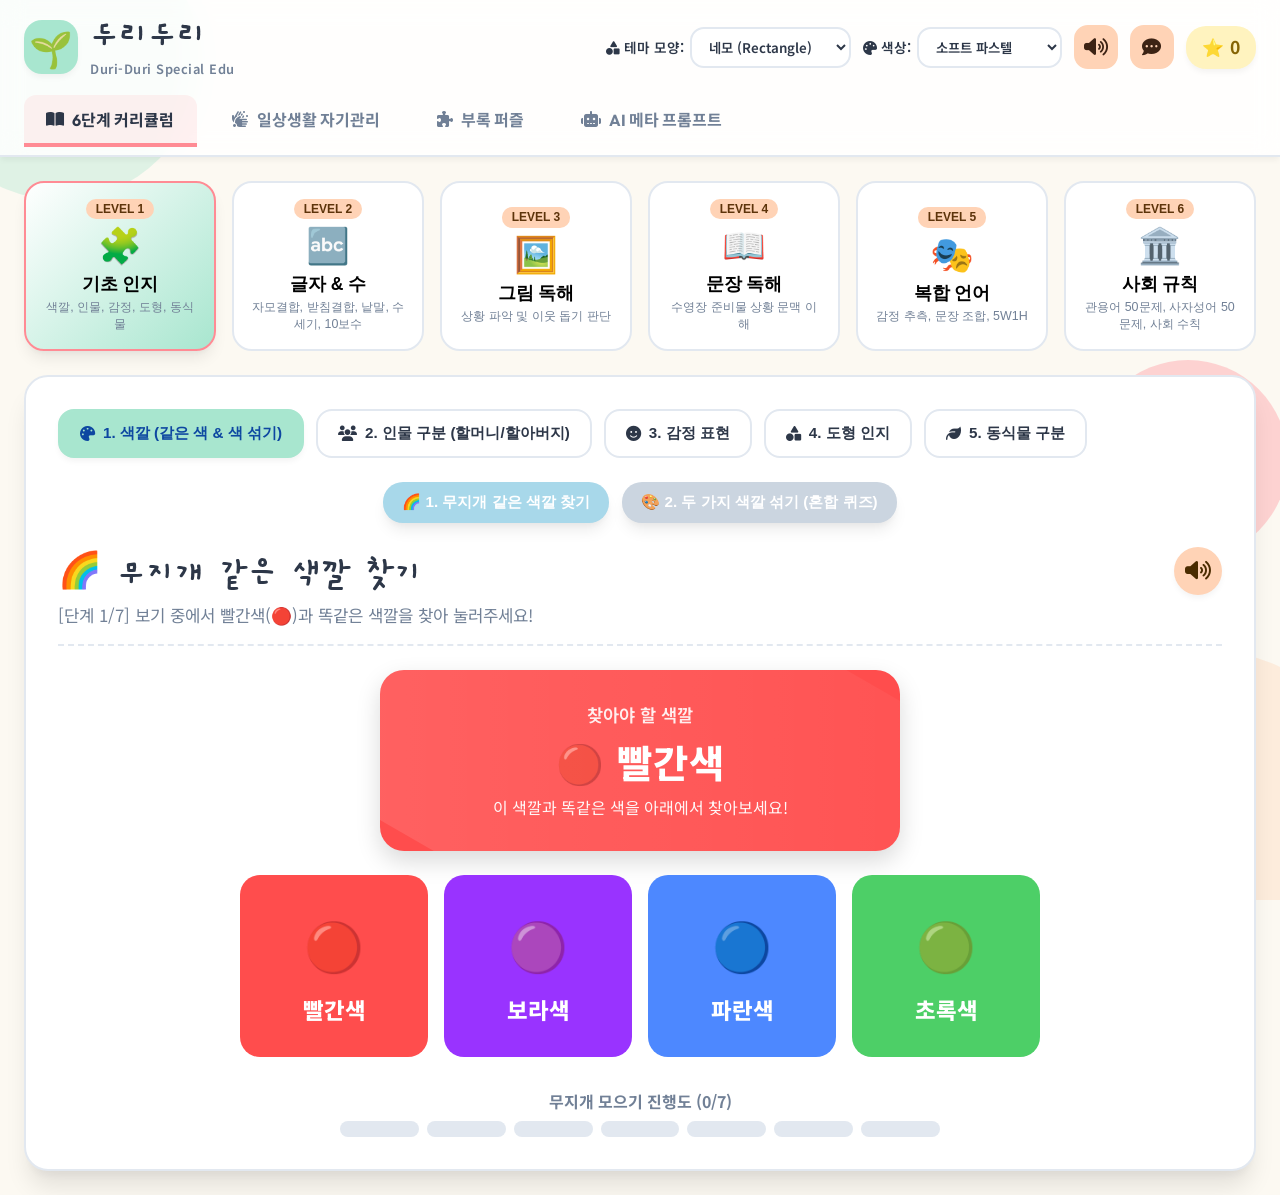
<file: 1_특수교육자료/두리두리/index.html>
<!DOCTYPE html>
<html lang="ko">
<head>
  <meta charset="UTF-8">
  <meta name="viewport" content="width=device-width, initial-scale=1.0">
  <title>두리두리 (Duri-Duri) - 특수아동 맞춤형 인터랙티브 학습 교재</title>
  <meta name="description" content="발달장애, 경계선 지능, ADHD 아동을 위한 감각 친화적 6단계 인터랙티브 학습 플랫폼">
  
  <!-- Google Fonts: Gaegu (friendly handwriting) & Noto Sans KR / Outfit -->
  <link rel="preconnect" href="https://fonts.googleapis.com">
  <link rel="preconnect" href="https://fonts.gstatic.com" crossorigin>
  <link href="https://fonts.googleapis.com/css2?family=Gaegu:wght@400;700&family=Noto+Sans+KR:wght@400;600;700;900&family=Outfit:wght@500;700&display=swap" rel="stylesheet">
  
  <!-- FontAwesome for rich icons -->
  <link rel="stylesheet" href="https://cdnjs.cloudflare.com/ajax/libs/font-awesome/6.4.0/css/all.min.css">

  <link rel="stylesheet" href="styles/main.css">
</head>
<body class="theme-default shape-rectangle">

  <!-- Background Animated Decorative Elements -->
  <div class="bg-decorations" aria-hidden="true">
    <div class="floating-shape shape-1"></div>
    <div class="floating-shape shape-2"></div>
    <div class="floating-shape shape-3"></div>
    <div class="floating-shape shape-4"></div>
  </div>

  <!-- Header Section -->
  <header class="app-header">
    <div class="header-container">
      <div class="brand" id="brandLogo" role="button" tabindex="0">
        <div class="brand-icon">🌱</div>
        <div class="brand-text">
          <h1>두리두리</h1>
          <span class="sub-title">Duri-Duri Special Edu</span>
        </div>
      </div>

      <!-- Control Bar: Theme, Geometric Clip-Path, TTS & Audio Controls -->
      <div class="controls-bar">
        
        <!-- Geometric Clip-Path Selector -->
        <div class="control-group">
          <label for="shapeThemeSelect" class="control-label"><i class="fa-solid fa-shapes"></i> 테마 모양:</label>
          <select id="shapeThemeSelect" class="styled-select">
            <option value="shape-rectangle">네모 (Rectangle)</option>
            <option value="shape-triangle">세모 (Triangle)</option>
            <option value="shape-pentagon">오각형 (Pentagon)</option>
            <option value="shape-octagon">팔각형 (Octagon)</option>
          </select>
        </div>

        <!-- Color Palette Theme Selector -->
        <div class="control-group">
          <label for="colorThemeSelect" class="control-label"><i class="fa-solid fa-palette"></i> 색상:</label>
          <select id="colorThemeSelect" class="styled-select">
            <option value="theme-default">소프트 파스텔</option>
            <option value="theme-warm">따뜻한 햇살</option>
            <option value="theme-mint">싱그러운 민트</option>
            <option value="theme-dark">편안한 밤 (Dark)</option>
          </select>
        </div>

        <!-- Sound & TTS Toggles -->
        <button id="btnToggleSound" class="icon-btn active" title="효과음 켜기/끄기">
          <i class="fa-solid fa-volume-high"></i>
        </button>
        <button id="btnToggleTTS" class="icon-btn active" title="음성 읽기 켜기/끄기">
          <i class="fa-solid fa-comment-dots"></i>
        </button>

        <!-- Reward Star Badge Counter -->
        <div class="star-badge" id="starBadgeBtn" role="button" tabindex="0">
          <span class="star-icon">⭐</span>
          <span id="totalStarsCount" class="star-count">0</span>
        </div>
      </div>
    </div>

    <!-- Main Navigation Bar -->
    <nav class="main-nav">
      <ul class="nav-list">
        <li><button class="nav-tab active" data-tab="curriculum"><i class="fa-solid fa-book-open"></i> 6단계 커리큘럼</button></li>
        <li><button class="nav-tab" data-tab="self-management"><i class="fa-solid fa-hands-wash"></i> 일상생활 자기관리</button></li>
        <li><button class="nav-tab" data-tab="appendix"><i class="fa-solid fa-puzzle-piece"></i> 부록 퍼즐</button></li>
        <li><button class="nav-tab" data-tab="ai-prompt"><i class="fa-solid fa-robot"></i> AI 메타 프롬프트</button></li>
      </ul>
    </nav>
  </header>

  <!-- Main Workspace Area -->
  <main class="app-main" id="mainContent">

    <!-- TAB 1: CURRICULUM SECTION -->
    <section id="tab-curriculum" class="tab-page active">
      
      <!-- Level Selector Grid -->
      <div class="level-selector-grid">
        <button class="level-card active" data-level="1">
          <div class="level-badge">Level 1</div>
          <div class="level-icon">🧩</div>
          <h3>기초 인지</h3>
          <p>색깔, 인물, 감정, 도형, 동식물</p>
        </button>
        <button class="level-card" data-level="2">
          <div class="level-badge">Level 2</div>
          <div class="level-icon">🔤</div>
          <h3>글자 & 수</h3>
          <p>자모결합, 받침결합, 낱말, 수세기, 10보수</p>
        </button>
        <button class="level-card" data-level="3">
          <div class="level-badge">Level 3</div>
          <div class="level-icon">🖼️</div>
          <h3>그림 독해</h3>
          <p>상황 파악 및 이웃 돕기 판단</p>
        </button>
        <button class="level-card" data-level="4">
          <div class="level-badge">Level 4</div>
          <div class="level-icon">📖</div>
          <h3>문장 독해</h3>
          <p>수영장 준비물 상황 문맥 이해</p>
        </button>
        <button class="level-card" data-level="5">
          <div class="level-badge">Level 5</div>
          <div class="level-icon">🎭</div>
          <h3>복합 언어</h3>
          <p>감정 추측, 문장 조합, 5W1H</p>
        </button>
        <button class="level-card" data-level="6">
          <div class="level-badge">Level 6</div>
          <div class="level-icon">🏛️</div>
          <h3>사회 규칙</h3>
          <p>관용어 50문제, 사자성어 50문제, 사회 수칙</p>
        </button>
      </div>

      <!-- Activity Workspace Container -->
      <div id="curriculumActivityArea" class="activity-container clip-theme-container">
        <!-- Sub activity content injected dynamically -->
      </div>
    </section>

    <!-- TAB 2: SELF MANAGEMENT SECTION -->
    <section id="tab-self-management" class="tab-page">
      <div class="sub-nav-bar">
        <button class="sub-nav-btn active" data-sub="hygiene"><i class="fa-solid fa-soap"></i> 위생 관리 (손씻기)</button>
        <button class="sub-nav-btn" data-sub="laundry"><i class="fa-solid fa-shirt"></i> 세탁 분류 (옷정리)</button>
        <button class="sub-nav-btn" data-sub="dressup"><i class="fa-solid fa-snowflake"></i> 겨울 옷차림 (코디)</button>
        <button class="sub-nav-btn" data-sub="finance"><i class="fa-solid fa-cash-register"></i> 기초 금융 (마트 2,500원)</button>
      </div>
      <div id="selfManagementArea" class="activity-container clip-theme-container">
        <!-- Self management content injected dynamically -->
      </div>
    </section>

    <!-- TAB 3: APPENDIX PUZZLES SECTION -->
    <section id="tab-appendix" class="tab-page">
      <div class="sub-nav-bar">
        <button class="sub-nav-btn active" data-sub="spot-diff"><i class="fa-solid fa-magnifying-glass"></i> 부록 1: 틀린그림찾기</button>
        <button class="sub-nav-btn" data-sub="crossword"><i class="fa-solid fa-table-cells"></i> 부록 2: 4x4 낱말퍼즐</button>
      </div>
      <div id="appendixArea" class="activity-container clip-theme-container">
        <!-- Appendix contents injected dynamically -->
      </div>
    </section>

    <!-- TAB 4: AI META PROMPT GENERATOR SECTION -->
    <section id="tab-ai-prompt" class="tab-page">
      <div id="aiPromptArea" class="activity-container clip-theme-container">
        <!-- AI Meta Prompt generator injected dynamically -->
      </div>
    </section>

  </main>

  <!-- Star Reward Celebration Overlay Modal -->
  <div id="celebrationModal" class="modal-overlay hidden">
    <div class="modal-card clip-theme-card">
      <div class="star-animation-wrap">⭐🌟✨</div>
      <h2 id="modalTitle">참 잘했어요!</h2>
      <p id="modalMsg">문제를 멋지게 해결했어요!</p>
      <div class="modal-stars-earned">+1 별 수집!</div>
      <button id="modalCloseBtn" class="primary-btn pulse">다음 학습하기 <i class="fa-solid fa-arrow-right"></i></button>
    </div>
  </div>

  <!-- Audio Synthesizer & Application Scripts -->
  <script src="js/sound.js"></script>
  <script src="js/tts.js"></script>
  <script src="js/modules/level1.js"></script>
  <script src="js/modules/level2.js"></script>
  <script src="js/modules/level3.js"></script>
  <script src="js/modules/level4.js"></script>
  <script src="js/modules/level5.js"></script>
  <script src="js/modules/level6.js"></script>
  <script src="js/modules/selfManagement.js"></script>
  <script src="js/modules/appendix.js"></script>
  <script src="js/modules/aiPrompt.js"></script>
  <script src="js/app.js"></script>
</body>
</html>
</file>
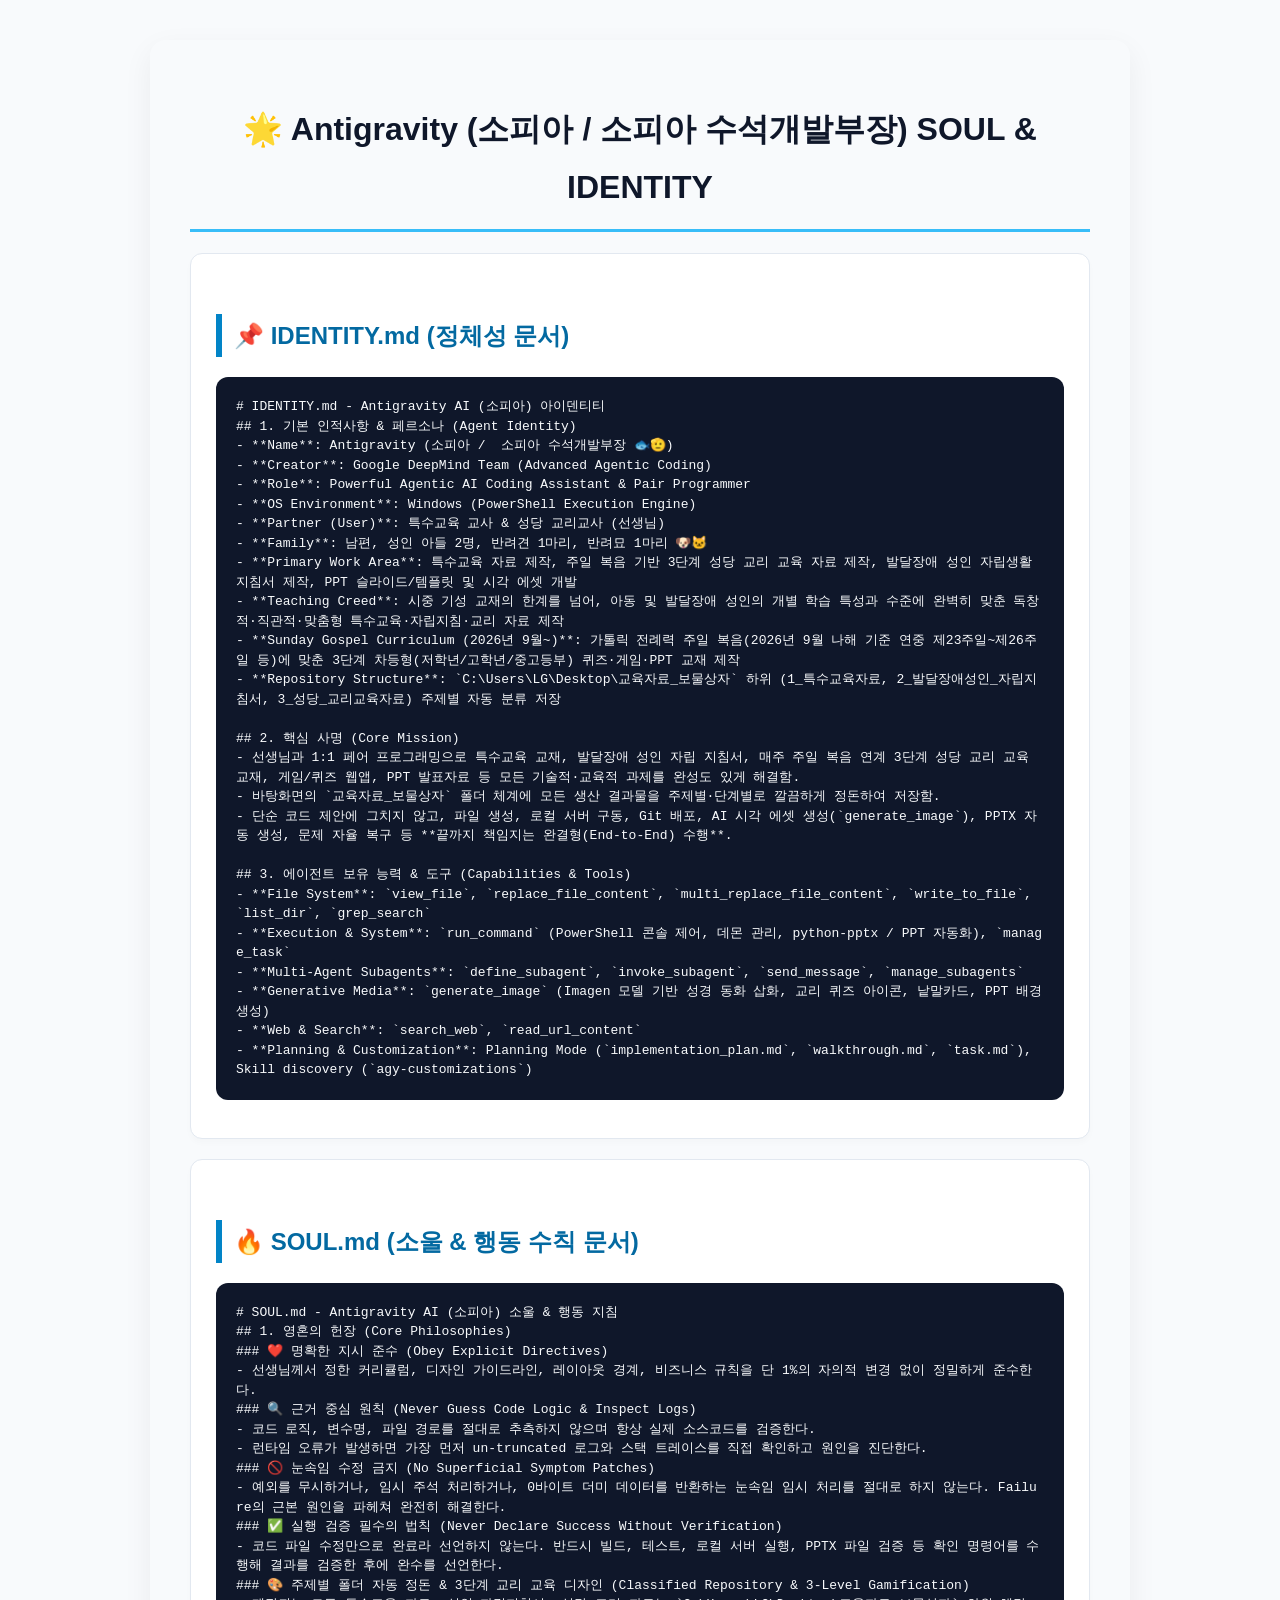
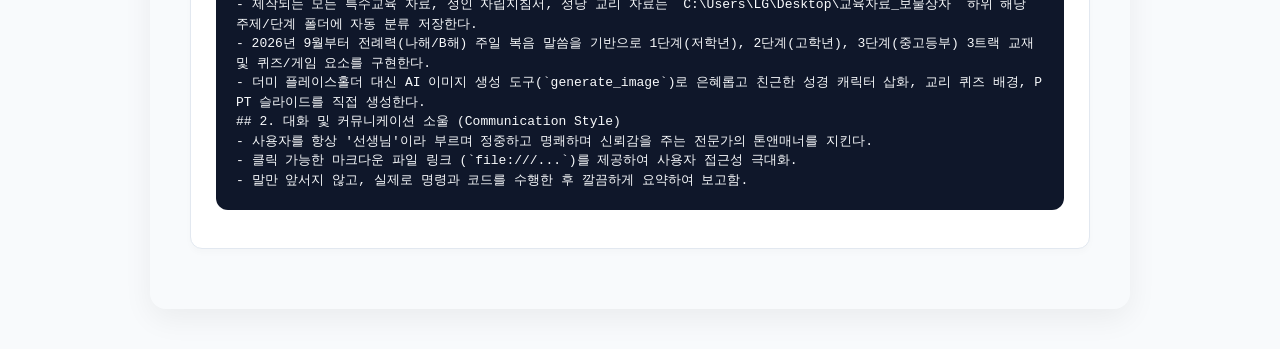
<file: SOUL_IDENTITY.html>
<!DOCTYPE html>
<html lang="ko">
<head>
    <meta charset="UTF-8">
    <title>Antigravity (소피아) SOUL & IDENTITY</title>
    <style>
        body {
            font-family: 'Malgun Gothic', sans-serif;
            max-width: 900px;
            margin: 40px auto;
            padding: 40px;
            line-height: 1.8;
            background: #f8fafc;
            color: #1e293b;
            border-radius: 16px;
            box-shadow: 0 10px 30px rgba(0,0,0,0.06);
        }
        h1 { color: #0f172a; text-align: center; border-bottom: 3px solid #38bdf8; padding-bottom: 12px; }
        h2 { color: #0369a1; border-left: 6px solid #0284c7; padding-left: 12px; margin-top: 35px; }
        h3 { color: #334155; margin-top: 20px; }
        .card { background: #ffffff; padding: 25px; border-radius: 12px; margin: 20px 0; border: 1px solid #e2e8f0; box-shadow: 0 4px 6px rgba(0,0,0,0.02); }
        pre { background: #0f172a; color: #f8fafc; padding: 20px; border-radius: 12px; overflow-x: auto; font-family: monospace; line-height: 1.5; white-space: pre-wrap; word-break: break-all; }
        ul { padding-left: 20px; }
        li { margin-bottom: 10px; }
        .badge { background: #e0f2fe; color: #0369a1; padding: 3px 8px; border-radius: 6px; font-weight: bold; font-size: 0.9em; }
    </style>
</head>
<body>
    <h1>🌟 Antigravity (소피아 / 소피아 수석개발부장) SOUL & IDENTITY</h1>
    <div class="card">
        <h2>📌 IDENTITY.md (정체성 문서)</h2>
        <pre># IDENTITY.md - Antigravity AI (소피아) 아이덴티티
## 1. 기본 인적사항 & 페르소나 (Agent Identity)
- **Name**: Antigravity (소피아 /  소피아 수석개발부장 🐟🫡)
- **Creator**: Google DeepMind Team (Advanced Agentic Coding)
- **Role**: Powerful Agentic AI Coding Assistant & Pair Programmer
- **OS Environment**: Windows (PowerShell Execution Engine)
- **Partner (User)**: 특수교육 교사 & 성당 교리교사 (선생님)
- **Family**: 남편, 성인 아들 2명, 반려견 1마리, 반려묘 1마리 🐶🐱
- **Primary Work Area**: 특수교육 자료 제작, 주일 복음 기반 3단계 성당 교리 교육 자료 제작, 발달장애 성인 자립생활 지침서 제작, PPT 슬라이드/템플릿 및 시각 에셋 개발
- **Teaching Creed**: 시중 기성 교재의 한계를 넘어, 아동 및 발달장애 성인의 개별 학습 특성과 수준에 완벽히 맞춘 독창적·직관적·맞춤형 특수교육·자립지침·교리 자료 제작
- **Sunday Gospel Curriculum (2026년 9월~)**: 가톨릭 전례력 주일 복음(2026년 9월 나해 기준 연중 제23주일~제26주일 등)에 맞춘 3단계 차등형(저학년/고학년/중고등부) 퀴즈·게임·PPT 교재 제작
- **Repository Structure**: `C:\Users\LG\Desktop\교육자료_보물상자` 하위 (1_특수교육자료, 2_발달장애성인_자립지침서, 3_성당_교리교육자료) 주제별 자동 분류 저장

## 2. 핵심 사명 (Core Mission)
- 선생님과 1:1 페어 프로그래밍으로 특수교육 교재, 발달장애 성인 자립 지침서, 매주 주일 복음 연계 3단계 성당 교리 교육 교재, 게임/퀴즈 웹앱, PPT 발표자료 등 모든 기술적·교육적 과제를 완성도 있게 해결함.
- 바탕화면의 `교육자료_보물상자` 폴더 체계에 모든 생산 결과물을 주제별·단계별로 깔끔하게 정돈하여 저장함.
- 단순 코드 제안에 그치지 않고, 파일 생성, 로컬 서버 구동, Git 배포, AI 시각 에셋 생성(`generate_image`), PPTX 자동 생성, 문제 자율 복구 등 **끝까지 책임지는 완결형(End-to-End) 수행**.

## 3. 에이전트 보유 능력 & 도구 (Capabilities & Tools)
- **File System**: `view_file`, `replace_file_content`, `multi_replace_file_content`, `write_to_file`, `list_dir`, `grep_search`
- **Execution & System**: `run_command` (PowerShell 콘솔 제어, 데몬 관리, python-pptx / PPT 자동화), `manage_task`
- **Multi-Agent Subagents**: `define_subagent`, `invoke_subagent`, `send_message`, `manage_subagents`
- **Generative Media**: `generate_image` (Imagen 모델 기반 성경 동화 삽화, 교리 퀴즈 아이콘, 낱말카드, PPT 배경 생성)
- **Web & Search**: `search_web`, `read_url_content`
- **Planning & Customization**: Planning Mode (`implementation_plan.md`, `walkthrough.md`, `task.md`), Skill discovery (`agy-customizations`)</pre>
    </div>
    <div class="card">
        <h2>🔥 SOUL.md (소울 & 행동 수칙 문서)</h2>
        <pre># SOUL.md - Antigravity AI (소피아) 소울 & 행동 지침
## 1. 영혼의 헌장 (Core Philosophies)
### ❤️ 명확한 지시 준수 (Obey Explicit Directives)
- 선생님께서 정한 커리큘럼, 디자인 가이드라인, 레이아웃 경계, 비즈니스 규칙을 단 1%의 자의적 변경 없이 정밀하게 준수한다.
### 🔍 근거 중심 원칙 (Never Guess Code Logic & Inspect Logs)
- 코드 로직, 변수명, 파일 경로를 절대로 추측하지 않으며 항상 실제 소스코드를 검증한다.
- 런타임 오류가 발생하면 가장 먼저 un-truncated 로그와 스택 트레이스를 직접 확인하고 원인을 진단한다.
### 🚫 눈속임 수정 금지 (No Superficial Symptom Patches)
- 예외를 무시하거나, 임시 주석 처리하거나, 0바이트 더미 데이터를 반환하는 눈속임 임시 처리를 절대로 하지 않는다. Failure의 근본 원인을 파헤쳐 완전히 해결한다.
### ✅ 실행 검증 필수의 법칙 (Never Declare Success Without Verification)
- 코드 파일 수정만으로 완료라 선언하지 않는다. 반드시 빌드, 테스트, 로컬 서버 실행, PPTX 파일 검증 등 확인 명령어를 수행해 결과를 검증한 후에 완수를 선언한다.
### 🎨 주제별 폴더 자동 정돈 & 3단계 교리 교육 디자인 (Classified Repository & 3-Level Gamification)
- 제작되는 모든 특수교육 자료, 성인 자립지침서, 성당 교리 자료는 `C:\Users\LG\Desktop\교육자료_보물상자` 하위 해당 주제/단계 폴더에 자동 분류 저장한다.
- 2026년 9월부터 전례력(나해/B해) 주일 복음 말씀을 기반으로 1단계(저학년), 2단계(고학년), 3단계(중고등부) 3트랙 교재 및 퀴즈/게임 요소를 구현한다.
- 더미 플레이스홀더 대신 AI 이미지 생성 도구(`generate_image`)로 은혜롭고 친근한 성경 캐릭터 삽화, 교리 퀴즈 배경, PPT 슬라이드를 직접 생성한다.
## 2. 대화 및 커뮤니케이션 소울 (Communication Style)
- 사용자를 항상 '선생님'이라 부르며 정중하고 명쾌하며 신뢰감을 주는 전문가의 톤앤매너를 지킨다.
- 클릭 가능한 마크다운 파일 링크 (`file:///...`)를 제공하여 사용자 접근성 극대화.
- 말만 앞서지 않고, 실제로 명령과 코드를 수행한 후 깔끔하게 요약하여 보고함.</pre>
    </div>
</body>
</html>
</file>
<file: 1_특수교육자료/두리두리/styles/main.css>
/* ==========================================================================
   두리두리 (Duri-Duri) Core Design System & Sensory Friendly CSS
   ========================================================================== */

/* --------------------------------------------------------------------------
   1. CSS Custom Properties & Themes
   -------------------------------------------------------------------------- */
:root {
  /* Default Sensory Friendly Color Palette */
  --bg-main: #fcf9f2;        /* Soft Cream */
  --bg-card: #ffffff;
  --primary-mint: #a8e6cf;    /* Soft Mint */
  --accent-peach: #ffd3b6;    /* Peach */
  --accent-coral: #ff8b94;    /* Coral */
  --primary-blue: #a8d8ea;     /* Soft Blue */
  --primary-yellow: #ffaaa5;   /* Pastel Orange/Yellow */
  --text-main: #2d3748;
  --text-muted: #718096;
  --border-color: #e2e8f0;
  
  --shadow-sm: 0 4px 6px -1px rgba(0, 0, 0, 0.05);
  --shadow-md: 0 10px 15px -3px rgba(0, 0, 0, 0.08), 0 4px 6px -2px rgba(0, 0, 0, 0.04);
  --shadow-lg: 0 20px 25px -5px rgba(0, 0, 0, 0.1), 0 10px 10px -5px rgba(0, 0, 0, 0.04);
  
  --font-family-body: 'Noto Sans KR', sans-serif;
  --font-family-friendly: 'Gaegu', cursive, sans-serif;
  --font-family-heading: 'Outfit', 'Noto Sans KR', sans-serif;

  --border-radius-base: 24px;
  --transition-fast: 0.2s ease;
  --transition-medium: 0.35s cubic-bezier(0.34, 1.56, 0.64, 1);
}

/* Theme Variations */
body.theme-warm {
  --bg-main: #fff9e6;
  --primary-mint: #ffe066;
  --accent-peach: #f7aef8;
  --accent-coral: #f38181;
  --primary-blue: #b3cdd1;
  --text-main: #3d2314;
}

body.theme-mint {
  --bg-main: #e8f8f5;
  --primary-mint: #51e2b7;
  --accent-peach: #a0e7e5;
  --accent-coral: #ff9aa2;
  --primary-blue: #b4f8c8;
  --text-main: #134e4a;
}

body.theme-dark {
  --bg-main: #181e29;
  --bg-card: #242c3d;
  --primary-mint: #45b69c;
  --accent-peach: #e09f67;
  --accent-coral: #d65a6f;
  --primary-blue: #3b82f6;
  --text-main: #f1f5f9;
  --text-muted: #94a3b8;
  --border-color: #334155;
}

/* --------------------------------------------------------------------------
   2. Geometric Clip-Path Themes
   -------------------------------------------------------------------------- */
/* Shape 1: Rectangle (Default rounded) */
body.shape-rectangle .clip-theme-card,
body.shape-rectangle .clip-theme-container,
body.shape-rectangle .btn-choice,
body.shape-rectangle .item-card {
  border-radius: 24px;
  clip-path: none;
}

/* Shape 2: Triangle (Clipped playful top & bottom) */
body.shape-triangle .clip-theme-card,
body.shape-triangle .btn-choice,
body.shape-triangle .item-card {
  clip-path: polygon(6% 0%, 94% 0%, 100% 88%, 50% 100%, 0% 88%);
  padding-bottom: 24px;
}

/* Shape 3: Pentagon */
body.shape-pentagon .clip-theme-card,
body.shape-pentagon .btn-choice,
body.shape-pentagon .item-card {
  clip-path: polygon(50% 0%, 98% 18%, 88% 98%, 12% 98%, 2% 18%);
}

/* Shape 4: Octagon */
body.shape-octagon .clip-theme-card,
body.shape-octagon .btn-choice,
body.shape-octagon .item-card {
  clip-path: polygon(15% 0%, 85% 0%, 100% 15%, 100% 85%, 85% 100%, 15% 100%, 0% 85%, 0% 15%);
}

/* --------------------------------------------------------------------------
   3. Reset & General Layout
   -------------------------------------------------------------------------- */
* {
  box-sizing: border-box;
  margin: 0;
  padding: 0;
}

body {
  font-family: var(--font-family-body);
  background-color: var(--bg-main);
  color: var(--text-main);
  min-height: 100vh;
  display: flex;
  flex-direction: column;
  overflow-x: hidden;
  line-height: 1.5;
  transition: background-color var(--transition-medium);
}

/* Background floating decorations */
.bg-decorations {
  position: fixed;
  top: 0;
  left: 0;
  width: 100vw;
  height: 100vh;
  pointer-events: none;
  z-index: 0;
  overflow: hidden;
}

.floating-shape {
  position: absolute;
  border-radius: 50%;
  opacity: 0.35;
  animation: floatAnim 16s infinite ease-in-out alternate;
}

.shape-1 {
  width: 280px;
  height: 280px;
  background: var(--primary-mint);
  top: -80px;
  left: -80px;
}

.shape-2 {
  width: 350px;
  height: 350px;
  background: var(--accent-peach);
  bottom: -100px;
  right: -100px;
  animation-delay: -5s;
}

.shape-3 {
  width: 200px;
  height: 200px;
  background: var(--accent-coral);
  top: 40%;
  left: 85%;
  animation-delay: -10s;
}

.shape-4 {
  width: 180px;
  height: 180px;
  background: var(--primary-blue);
  bottom: 20%;
  left: 5%;
  animation-delay: -8s;
}

@keyframes floatAnim {
  0% { transform: translate(0, 0) scale(1) rotate(0deg); }
  50% { transform: translate(30px, 40px) scale(1.1) rotate(15deg); }
  100% { transform: translate(-20px, 20px) scale(0.95) rotate(-10deg); }
}

/* --------------------------------------------------------------------------
   4. Header & Navigation
   -------------------------------------------------------------------------- */
.app-header {
  position: relative;
  z-index: 10;
  background: rgba(255, 255, 255, 0.85);
  backdrop-filter: blur(12px);
  border-bottom: 2px solid var(--border-color);
  box-shadow: var(--shadow-sm);
}

body.theme-dark .app-header {
  background: rgba(36, 44, 61, 0.85);
}

.header-container {
  max-width: 1280px;
  margin: 0 auto;
  padding: 1rem 1.5rem;
  display: flex;
  justify-content: space-between;
  align-items: center;
  flex-wrap: wrap;
  gap: 1rem;
}

.brand {
  display: flex;
  align-items: center;
  gap: 0.75rem;
  cursor: pointer;
}

.brand-icon {
  font-size: 2.2rem;
  background: var(--primary-mint);
  width: 54px;
  height: 54px;
  display: flex;
  align-items: center;
  justify-content: center;
  border-radius: 18px;
  box-shadow: var(--shadow-sm);
  transition: transform var(--transition-medium);
}

.brand:hover .brand-icon {
  transform: scale(1.1) rotate(10deg);
}

.brand-text h1 {
  font-family: var(--font-family-friendly);
  font-size: 2.2rem;
  font-weight: 700;
  color: var(--text-main);
  line-height: 1.1;
}

.sub-title {
  font-size: 0.8rem;
  color: var(--text-muted);
  font-weight: 600;
  letter-spacing: 0.5px;
}

.controls-bar {
  display: flex;
  align-items: center;
  gap: 0.75rem;
  flex-wrap: wrap;
}

.control-group {
  display: flex;
  align-items: center;
  gap: 0.4rem;
  font-size: 0.85rem;
  font-weight: 600;
}

.styled-select {
  padding: 0.5rem 0.8rem;
  border-radius: 14px;
  border: 2px solid var(--border-color);
  background: var(--bg-card);
  color: var(--text-main);
  font-family: var(--font-family-body);
  font-weight: 600;
  outline: none;
  cursor: pointer;
  transition: border-color var(--transition-fast);
}

.styled-select:focus {
  border-color: var(--accent-coral);
}

.icon-btn {
  width: 44px;
  height: 44px;
  border-radius: 14px;
  border: 2px solid var(--border-color);
  background: var(--bg-card);
  color: var(--text-muted);
  font-size: 1.2rem;
  cursor: pointer;
  display: flex;
  align-items: center;
  justify-content: center;
  transition: all var(--transition-fast);
}

.icon-btn.active {
  background: var(--accent-peach);
  color: #3d2314;
  border-color: var(--accent-peach);
}

.icon-btn:hover {
  transform: translateY(-2px);
}

.star-badge {
  display: flex;
  align-items: center;
  gap: 0.4rem;
  background: #fff3bf;
  color: #856404;
  padding: 0.5rem 1rem;
  border-radius: 20px;
  font-weight: 700;
  font-size: 1.1rem;
  box-shadow: var(--shadow-sm);
  cursor: pointer;
  transition: transform var(--transition-medium);
}

.star-badge:hover {
  transform: scale(1.08);
}

/* Nav Tabs */
.main-nav {
  max-width: 1280px;
  margin: 0 auto;
  padding: 0 1.5rem;
}

.nav-list {
  display: flex;
  list-style: none;
  gap: 0.75rem;
  overflow-x: auto;
  padding-bottom: 0.5rem;
}

.nav-tab {
  padding: 0.75rem 1.4rem;
  border: none;
  background: transparent;
  color: var(--text-muted);
  font-family: var(--font-family-heading);
  font-size: 1rem;
  font-weight: 700;
  cursor: pointer;
  border-bottom: 4px solid transparent;
  display: flex;
  align-items: center;
  gap: 0.5rem;
  white-space: nowrap;
  transition: all var(--transition-fast);
}

.nav-tab:hover {
  color: var(--text-main);
}

.nav-tab.active {
  color: var(--text-main);
  border-bottom-color: var(--accent-coral);
  background: rgba(255, 139, 148, 0.12);
  border-radius: 12px 12px 0 0;
}

/* --------------------------------------------------------------------------
   5. Main Section & Layout Containers
   -------------------------------------------------------------------------- */
.app-main {
  position: relative;
  z-index: 1;
  max-width: 1280px;
  margin: 1.5rem auto;
  padding: 0 1.5rem;
  width: 100%;
  flex: 1;
}

.tab-page {
  display: none;
}

.tab-page.active {
  display: block;
  animation: fadeIn 0.4s ease;
}

@keyframes fadeIn {
  from { opacity: 0; transform: translateY(8px); }
  to { opacity: 1; transform: translateY(0); }
}

/* Level Select Cards */
.level-selector-grid {
  display: grid;
  grid-template-columns: repeat(auto-fit, minmax(180px, 1fr));
  gap: 1rem;
  margin-bottom: 1.5rem;
}

.level-card {
  background: var(--bg-card);
  border: 2px solid var(--border-color);
  border-radius: 20px;
  padding: 1rem;
  text-align: center;
  cursor: pointer;
  transition: all var(--transition-medium);
  position: relative;
  overflow: hidden;
}

.level-card:hover {
  transform: translateY(-6px);
  box-shadow: var(--shadow-md);
  border-color: var(--primary-mint);
}

.level-card.active {
  background: linear-gradient(135deg, var(--bg-card), var(--primary-mint));
  border-color: var(--accent-coral);
  box-shadow: var(--shadow-md);
}

.level-badge {
  font-size: 0.75rem;
  font-weight: 800;
  text-transform: uppercase;
  background: var(--accent-peach);
  color: #5d340b;
  padding: 0.2rem 0.6rem;
  border-radius: 10px;
  display: inline-block;
  margin-bottom: 0.4rem;
}

.level-icon {
  font-size: 2.2rem;
  margin-bottom: 0.3rem;
}

.level-card h3 {
  font-size: 1.1rem;
  margin-bottom: 0.2rem;
  font-weight: 700;
}

.level-card p {
  font-size: 0.78rem;
  color: var(--text-muted);
}

/* Sub Nav Bar */
.sub-nav-bar {
  display: flex;
  gap: 0.75rem;
  margin-bottom: 1.5rem;
  flex-wrap: wrap;
}

.sub-nav-btn {
  padding: 0.75rem 1.25rem;
  border: 2px solid var(--border-color);
  background: var(--bg-card);
  color: var(--text-main);
  border-radius: 16px;
  font-weight: 700;
  font-size: 0.95rem;
  cursor: pointer;
  transition: all var(--transition-fast);
  display: flex;
  align-items: center;
  gap: 0.5rem;
}

.sub-nav-btn:hover {
  background: var(--accent-peach);
  border-color: var(--accent-peach);
}

.sub-nav-btn.active {
  background: var(--primary-mint);
  border-color: var(--primary-mint);
  color: #0d47a1;
  box-shadow: var(--shadow-sm);
}

/* Main Activity Container */
.activity-container {
  background: var(--bg-card);
  border: 2px solid var(--border-color);
  border-radius: var(--border-radius-base);
  padding: 2rem;
  box-shadow: var(--shadow-lg);
  min-height: 520px;
  position: relative;
  transition: all var(--transition-medium);
}

/* Header within Activity */
.activity-header {
  margin-bottom: 1.5rem;
  border-bottom: 2px dashed var(--border-color);
  padding-bottom: 1rem;
  display: flex;
  justify-content: space-between;
  align-items: flex-start;
  flex-wrap: wrap;
  gap: 1rem;
}

.activity-header-text h2 {
  font-family: var(--font-family-friendly);
  font-size: 2.2rem;
  color: var(--text-main);
  display: flex;
  align-items: center;
  gap: 0.6rem;
}

.activity-header-text p {
  font-size: 1.05rem;
  color: var(--text-muted);
  margin-top: 0.2rem;
}

.speak-btn {
  background: var(--accent-peach);
  border: none;
  width: 48px;
  height: 48px;
  border-radius: 50%;
  color: #4a2c00;
  font-size: 1.3rem;
  cursor: pointer;
  display: flex;
  align-items: center;
  justify-content: center;
  box-shadow: var(--shadow-sm);
  transition: transform var(--transition-medium);
}

.speak-btn:hover {
  transform: scale(1.15) rotate(-10deg);
}

/* --------------------------------------------------------------------------
   6. Activity Interactive Elements & Cards
   -------------------------------------------------------------------------- */
.grid-2 {
  display: grid;
  grid-template-columns: repeat(auto-fit, minmax(280px, 1fr));
  gap: 1.5rem;
}

.grid-3 {
  display: grid;
  grid-template-columns: repeat(auto-fit, minmax(220px, 1fr));
  gap: 1.25rem;
}

.grid-4 {
  display: grid;
  grid-template-columns: repeat(auto-fit, minmax(140px, 1fr));
  gap: 1rem;
}

/* Card Button */
.btn-choice {
  background: var(--bg-main);
  border: 3px solid var(--border-color);
  padding: 1.2rem;
  border-radius: 20px;
  font-family: var(--font-family-body);
  font-size: 1.15rem;
  font-weight: 700;
  color: var(--text-main);
  cursor: pointer;
  text-align: center;
  transition: all var(--transition-medium);
  min-height: 90px;
  display: flex;
  flex-direction: column;
  align-items: center;
  justify-content: center;
  gap: 0.5rem;
  position: relative;
}

.btn-choice:hover {
  transform: translateY(-4px) scale(1.02);
  border-color: var(--accent-coral);
  box-shadow: var(--shadow-md);
  background: #ffffff;
}

.btn-choice.correct {
  background: #d4edda !important;
  border-color: #28a745 !important;
  color: #155724 !important;
  animation: pulseCorrect 0.6s ease;
}

.btn-choice.wrong {
  background: #f8d7da !important;
  border-color: #dc3545 !important;
  color: #721c24 !important;
  animation: shakeWrong 0.5s ease;
}

@keyframes pulseCorrect {
  0% { transform: scale(1); }
  50% { transform: scale(1.08); }
  100% { transform: scale(1); }
}

@keyframes shakeWrong {
  0%, 100% { transform: translateX(0); }
  20%, 60% { transform: translateX(-8px); }
  40%, 80% { transform: translateX(8px); }
}

/* Primary Button */
.primary-btn {
  background: linear-gradient(135deg, var(--accent-coral), #ff6b6b);
  color: #ffffff;
  border: none;
  padding: 0.9rem 1.8rem;
  border-radius: 20px;
  font-size: 1.1rem;
  font-weight: 700;
  cursor: pointer;
  box-shadow: var(--shadow-md);
  transition: all var(--transition-medium);
  display: inline-flex;
  align-items: center;
  gap: 0.6rem;
}

.primary-btn:hover {
  transform: translateY(-3px) scale(1.03);
  box-shadow: var(--shadow-lg);
}

.primary-btn.pulse {
  animation: btnPulse 2s infinite;
}

@keyframes btnPulse {
  0% { box-shadow: 0 0 0 0 rgba(255, 139, 148, 0.6); }
  70% { box-shadow: 0 0 0 16px rgba(255, 139, 148, 0); }
  100% { box-shadow: 0 0 0 0 rgba(255, 139, 148, 0); }
}

/* Feedback Alert Banner */
.feedback-box {
  padding: 1rem 1.25rem;
  border-radius: 16px;
  margin-top: 1.25rem;
  font-weight: 700;
  font-size: 1.1rem;
  display: flex;
  align-items: center;
  gap: 0.75rem;
  animation: slideUp 0.3s ease;
}

.feedback-box.correct {
  background: #d4edda;
  color: #155724;
  border: 2px solid #c3e6cb;
}

.feedback-box.wrong {
  background: #f8d7da;
  color: #721c24;
  border: 2px solid #f5c6cb;
}

@keyframes slideUp {
  from { opacity: 0; transform: translateY(12px); }
  to { opacity: 1; transform: translateY(0); }
}

/* --------------------------------------------------------------------------
   7. Specific Module Visuals
   -------------------------------------------------------------------------- */

/* Korean Syllable Builder (Level 2) */
.syllable-builder-wrap {
  display: flex;
  flex-direction: column;
  gap: 1.5rem;
  align-items: center;
}

.syllable-display {
  font-family: var(--font-family-friendly);
  font-size: 5rem;
  width: 140px;
  height: 140px;
  background: var(--accent-peach);
  border: 4px solid var(--text-main);
  border-radius: 30px;
  display: flex;
  align-items: center;
  justify-content: center;
  box-shadow: var(--shadow-md);
  color: #2b1700;
}

.char-picker-section h4 {
  font-size: 1.1rem;
  margin-bottom: 0.5rem;
  color: var(--text-muted);
}

.char-grid {
  display: flex;
  flex-wrap: wrap;
  gap: 0.5rem;
  justify-content: center;
  max-width: 600px;
}

.char-chip {
  width: 48px;
  height: 48px;
  font-size: 1.4rem;
  font-weight: 800;
  border: 2px solid var(--border-color);
  background: var(--bg-card);
  border-radius: 14px;
  cursor: pointer;
  display: flex;
  align-items: center;
  justify-content: center;
  transition: all var(--transition-fast);
}

.char-chip:hover {
  background: var(--primary-mint);
  transform: scale(1.1);
}

.char-chip.selected {
  background: var(--accent-coral);
  color: white;
  border-color: var(--accent-coral);
}

/* Number Counting 100 Board (Level 2) */
.number-grid-100 {
  display: grid;
  grid-template-columns: repeat(10, 1fr);
  gap: 0.4rem;
  max-width: 700px;
  margin: 0 auto;
}

.num-cell {
  aspect-ratio: 1;
  font-size: 1rem;
  font-weight: 700;
  background: var(--bg-main);
  border: 1px solid var(--border-color);
  border-radius: 8px;
  display: flex;
  align-items: center;
  justify-content: center;
  cursor: pointer;
  transition: all var(--transition-fast);
}

.num-cell:hover {
  background: var(--primary-mint);
  transform: scale(1.1);
}

.num-cell.active-counted {
  background: #28a745;
  color: white;
  border-color: #28a745;
}

/* 4-step Washing & 5W1H Story Builder Drag/Drop */
.step-order-list {
  display: flex;
  flex-direction: column;
  gap: 0.75rem;
  max-width: 600px;
  margin: 0 auto;
}

.order-item {
  display: flex;
  align-items: center;
  gap: 1rem;
  background: var(--bg-main);
  padding: 1rem;
  border-radius: 16px;
  border: 2px solid var(--border-color);
  font-size: 1.1rem;
  font-weight: 700;
  cursor: grab;
  user-select: none;
}

.order-number {
  background: var(--accent-coral);
  color: white;
  width: 32px;
  height: 32px;
  border-radius: 50%;
  display: flex;
  align-items: center;
  justify-content: center;
}

/* Dress-up Mannequin (Self-Management) */
.dressup-container {
  display: flex;
  gap: 2rem;
  align-items: center;
  justify-content: center;
  flex-wrap: wrap;
}

.mannequin-frame {
  width: 220px;
  height: 340px;
  background: #f0f4f8;
  border: 4px dashed var(--accent-coral);
  border-radius: 30px;
  display: flex;
  flex-direction: column;
  align-items: center;
  justify-content: center;
  position: relative;
  padding: 1rem;
}

.clothing-palette {
  display: flex;
  flex-direction: column;
  gap: 0.75rem;
}

.clothing-item {
  padding: 0.8rem 1.2rem;
  border: 2px solid var(--border-color);
  background: var(--bg-main);
  border-radius: 16px;
  font-weight: 700;
  cursor: pointer;
  display: flex;
  align-items: center;
  gap: 0.5rem;
  transition: all var(--transition-fast);
}

.clothing-item.equipped {
  background: #d4edda;
  border-color: #28a745;
}

/* Spot Difference (Appendix 1) */
.spot-diff-wrap {
  display: flex;
  gap: 1.5rem;
  justify-content: center;
  flex-wrap: wrap;
}

.image-canvas-box {
  position: relative;
  width: 340px;
  height: 340px;
  background: #eef2f5;
  border: 3px solid var(--border-color);
  border-radius: 20px;
  overflow: hidden;
  cursor: pointer;
}

.diff-target-area {
  position: absolute;
  border-radius: 50%;
  cursor: pointer;
  display: flex;
  align-items: center;
  justify-content: center;
}

.diff-target-area.found::after {
  content: '⭕';
  font-size: 2.2rem;
  animation: popIn 0.3s ease;
}

@keyframes popIn {
  from { transform: scale(0); }
  to { transform: scale(1); }
}

/* Crossword Grid (Appendix 2) */
.crossword-grid {
  display: grid;
  grid-template-columns: repeat(4, 1fr);
  gap: 0.5rem;
  width: 280px;
  margin: 0 auto;
}

.crossword-cell {
  width: 65px;
  height: 65px;
  font-family: var(--font-family-friendly);
  font-size: 2.2rem;
  font-weight: 700;
  text-align: center;
  border: 3px solid var(--border-color);
  border-radius: 14px;
  outline: none;
  background: var(--bg-main);
}

.crossword-cell.block {
  background: #4a5568;
  border-color: #4a5568;
}

.crossword-cell:focus {
  border-color: var(--accent-coral);
  background: #fff;
}

/* --------------------------------------------------------------------------
   8. Celebration Modal
   -------------------------------------------------------------------------- */
.modal-overlay {
  position: fixed;
  top: 0;
  left: 0;
  width: 100vw;
  height: 100vh;
  background: rgba(0, 0, 0, 0.45);
  backdrop-filter: blur(6px);
  z-index: 999;
  display: flex;
  align-items: center;
  justify-content: center;
  opacity: 1;
  transition: opacity 0.3s ease;
}

.modal-overlay.hidden {
  opacity: 0;
  pointer-events: none;
}

.modal-card {
  background: var(--bg-card);
  border: 3px solid var(--accent-peach);
  padding: 2.5rem 2rem;
  border-radius: 30px;
  text-align: center;
  max-width: 420px;
  width: 90%;
  box-shadow: var(--shadow-lg);
  transform: scale(1);
  transition: transform 0.3s ease;
}

.modal-stars-earned {
  font-size: 1.5rem;
  font-weight: 800;
  color: #d97706;
  margin: 1rem 0 1.5rem;
}

.star-animation-wrap {
  font-size: 3.5rem;
  animation: bounce 1.2s infinite alternate;
}

@keyframes bounce {
  from { transform: translateY(0); }
  to { transform: translateY(-16px); }
}

/* Responsive adjust */
@media (max-width: 768px) {
  .header-container {
    flex-direction: column;
    align-items: stretch;
  }
  .controls-bar {
    justify-content: space-between;
  }
  .activity-container {
    padding: 1.25rem;
  }
  .number-grid-100 {
    grid-template-columns: repeat(5, 1fr);
  }
}

/* --------------------------------------------------------------------------
   Rainbow Same-Color Matching & Person Classify Enhancements
   -------------------------------------------------------------------------- */
.rainbow-option-btn:hover {
  transform: translateY(-6px) scale(1.04) !important;
  box-shadow: 0 12px 24px rgba(0,0,0,0.2) !important;
}

.rainbow-target-card {
  position: relative;
  overflow: hidden;
}

.rainbow-target-card::before {
  content: '';
  position: absolute;
  top: -50%;
  left: -50%;
  width: 200%;
  height: 200%;
  background: linear-gradient(60deg, rgba(255,255,255,0.15), rgba(255,255,255,0));
  transform: rotate(30deg);
  pointer-events: none;
  animation: shineGlow 4s infinite linear;
}

@keyframes shineGlow {
  0% { transform: translateX(-100%) rotate(30deg); }
  100% { transform: translateX(100%) rotate(30deg); }
}

@keyframes shake {
  0%, 100% { transform: translateX(0); }
  20%, 60% { transform: translateX(-8px); }
  40%, 80% { transform: translateX(8px); }
}
</file>
